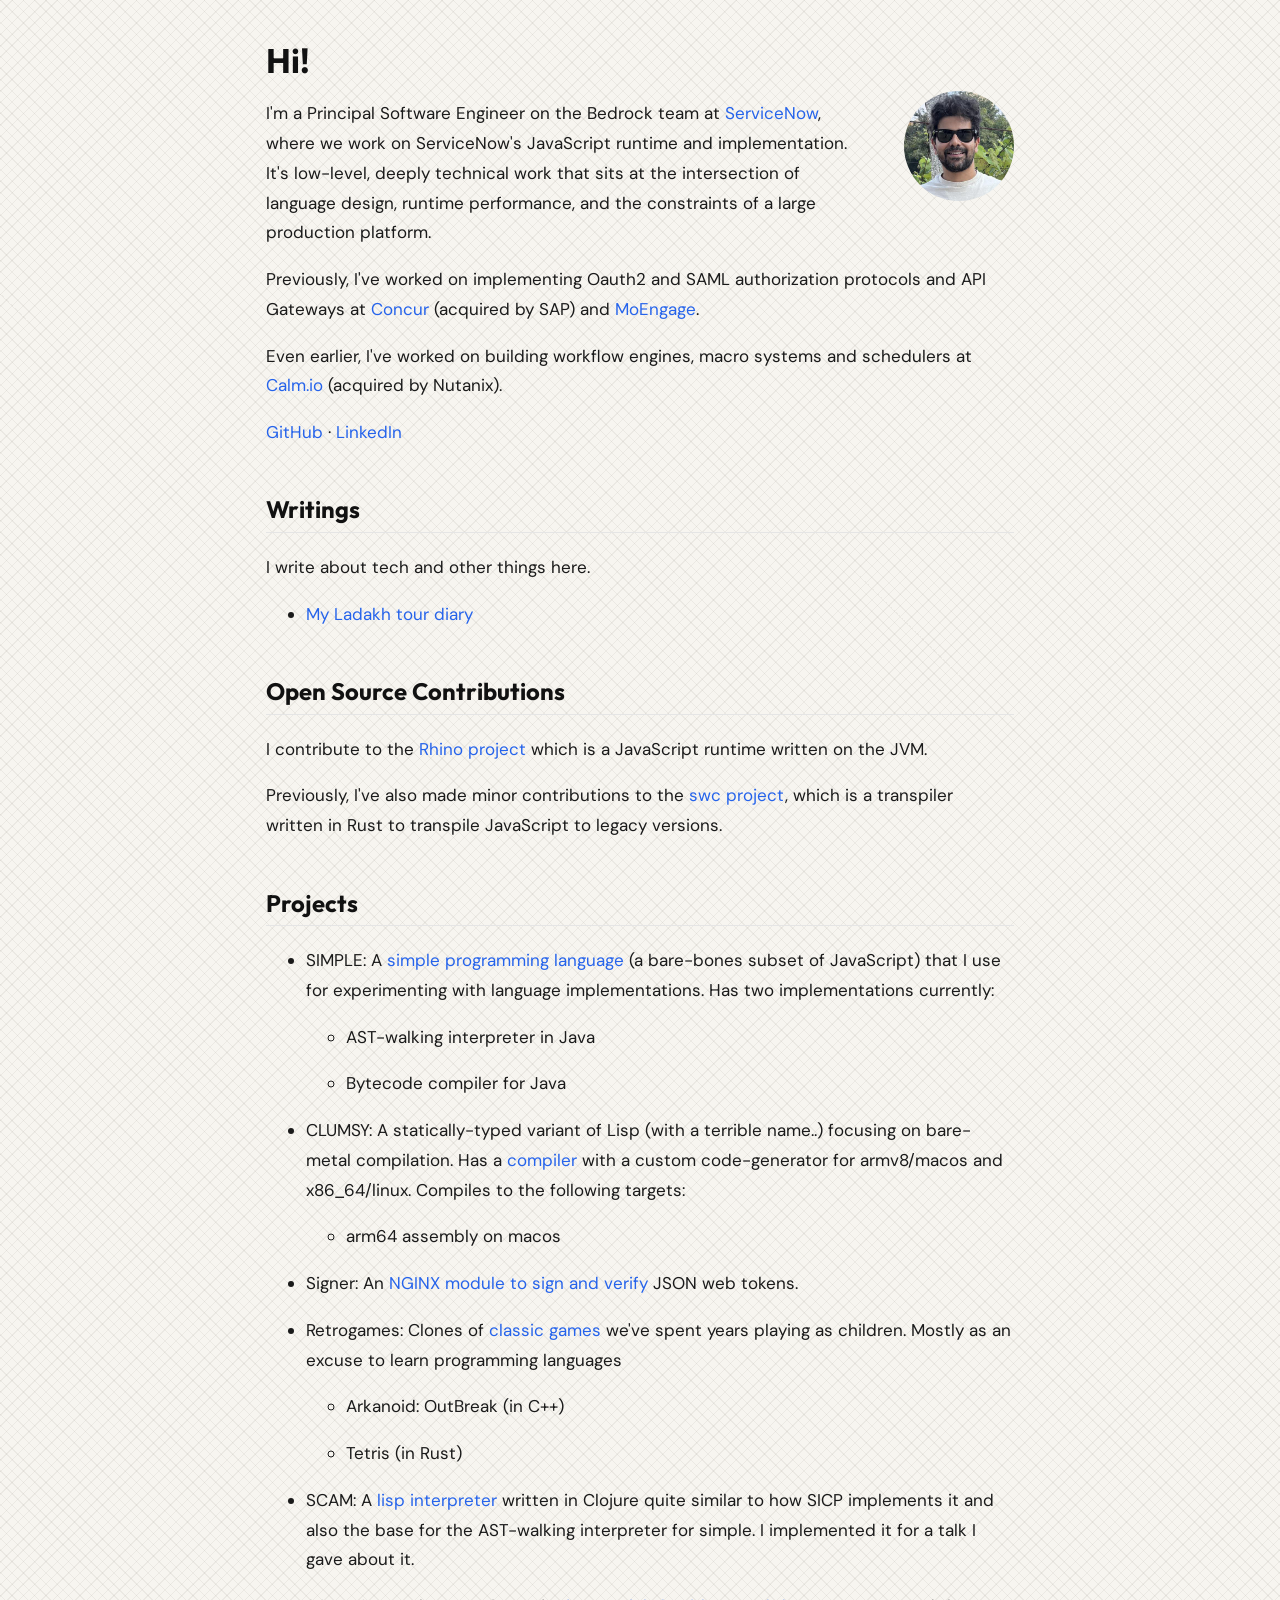
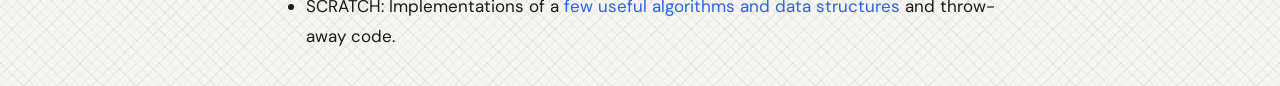
<file: index.html>
<!DOCTYPE html>
<html>
  <head>
    <title>Hi!</title>
    <meta http-equiv="Content-Type" content="text/html; charset=UTF-8">
    <meta name="viewport" content="width=device-width, initial-scale=1.0" />
    <link type="text/css" rel="stylesheet" href="assets/style.css" />
    <link type="text/css" rel="stylesheet" href="assets/pilcrow.css" />
    <link type="text/css" rel="stylesheet" href="assets/hljs-github.min.css"/>
  </head>
<body><h1 id="hi"><a class="header-link" href="#hi"></a>Hi!</h1>
<img src="/assets/images/photo.jpg" class="avatar" alt="Satish">

<p>I&#39;m a Principal Software Engineer on the Bedrock team at <a href="https://www.servicenow.com">ServiceNow</a>, where we work on ServiceNow&#39;s JavaScript runtime and implementation. It&#39;s low-level, deeply technical work that sits at the intersection of language design, runtime performance, and the constraints of a large production platform.</p>
<p>Previously, I&#39;ve worked on implementing Oauth2 and SAML authorization protocols and API Gateways at <a href="https://www.concur.com">Concur</a> (acquired by SAP) and <a href="https://www.moengage.com">MoEngage</a>.</p>
<p>Even earlier, I&#39;ve worked on building workflow engines, macro systems and schedulers at <a href="https://www.nutanix.com/products/cloud-manager/self-service">Calm.io</a> (acquired by Nutanix).</p>
<p><a href="https://github.com/0xe">GitHub</a> · <a href="https://www.linkedin.com/in/satishsvasan">LinkedIn</a></p>
<h2 id="writings"><a class="header-link" href="#writings"></a>Writings</h2>
<p>I write about tech and other things here.</p>
<ul class="list">
<li><a href="ladakh.html">My Ladakh tour diary</a></li>
</ul>
<h2 id="open-source-contributions"><a class="header-link" href="#open-source-contributions"></a>Open Source Contributions</h2>
<p>I contribute to the <a href="https://github.com/mozilla/rhino/commits/master/?author=0xe">Rhino project</a> which is a JavaScript runtime written on the JVM.</p>
<p>Previously, I&#39;ve also made minor contributions to the <a href="https://github.com/swc-project/swc/commits/main/?author=0xe">swc project</a>, which is a transpiler written in Rust to transpile JavaScript to legacy versions.</p>
<h2 id="projects"><a class="header-link" href="#projects"></a>Projects</h2>
<ul class="list">
<li><p>SIMPLE: A <a href="https://github.com/0xe/simple">simple programming language</a> (a bare-bones subset of JavaScript) that I use for experimenting with language implementations. Has two implementations currently:</p>
<ul class="list">
<li>AST-walking interpreter in Java</li>
<li>Bytecode compiler for Java</li>
</ul>
</li>
<li><p>CLUMSY: A statically-typed variant of Lisp (with a terrible name..) focusing on bare-metal compilation. Has a <a href="https://github.com/0xe/clumsy">compiler</a> with a custom code-generator for armv8/macos and x86_64/linux. Compiles to the following targets:</p>
<ul class="list">
<li>arm64 assembly on macos</li>
</ul>
</li>
<li><p>Signer: An <a href="https://github.com/0xe/signer">NGINX module to sign and verify</a> JSON web tokens.</p>
</li>
<li><p>Retrogames: Clones of <a href="https://github.com/0xe/retrogames">classic games</a> we&#39;ve spent years playing as children. Mostly as an excuse to learn programming languages</p>
<ul class="list">
<li>Arkanoid: OutBreak (in C++)</li>
<li>Tetris (in Rust)</li>
</ul>
</li>
<li><p>SCAM: A <a href="https://github.com/0xe/scam">lisp interpreter</a> written in Clojure quite similar to how SICP implements it and also the base for the AST-walking interpreter for simple. I implemented it for a talk I gave about it.</p>
</li>
<li><p>SCRATCH: Implementations of a <a href="https://github.com/0xe/scratch">few useful algorithms and data structures</a> and throw-away code.</p>
</li>
</ul>
</body>
</html>
</file>
<file: assets/style.css>
@charset "utf-8";

@import url('https://fonts.googleapis.com/css2?family=Outfit:wght@400;600;700&family=DM+Sans:ital,opsz,wght@0,9..40,400;0,9..40,500;1,9..40,400&display=swap');

html {
    /* linen */
    background-color: #f7f5f0;
    background-image:
        repeating-linear-gradient(
            45deg,
            rgba(150, 145, 135, 0.12) 0px, rgba(150, 145, 135, 0.12) 1px,
            transparent 1px, transparent 8px
        ),
        repeating-linear-gradient(
            -45deg,
            rgba(150, 145, 135, 0.12) 0px, rgba(150, 145, 135, 0.12) 1px,
            transparent 1px, transparent 8px
        );
}

body {
    font-family: 'DM Sans', sans-serif;
    font-size: 17px;
    line-height: 1.75;
    padding: 1em;
    margin: auto;
    max-width: 44em;
    background: transparent;
    color: #1a1a1a;
}

h1, h2, h3, h4, h5, h6 {
    font-family: 'Outfit', sans-serif;
    font-weight: 700;
    line-height: 1.25;
}

h1 {
    color: #111;
    font-size: 2em;
    margin-bottom: 0.25em;
}

h2 {
    border-bottom: 1px solid #e5e5e5;
    color: #111;
    font-size: 1.4em;
    padding-bottom: 0.3em;
    margin-top: 2em;
}

h3 { font-size: 1.15em; }
h4 { font-size: 1em; }
h5 { font-size: 0.9em; }

h6 {
    color: #666;
    font-size: 0.9em;
}

hr {
    height: 1px;
    border: 0;
    background-color: #e5e5e5;
    margin: 2em 0;
}

p, blockquote, ul, ol, dl, li, table, pre {
    margin: 1em 0;
}

a, a:visited {
    color: #2563eb;
    text-decoration: none;
}

a:hover {
    text-decoration: underline;
}

img {
    max-width: 100%;
    border-radius: 4px;
}

img.avatar {
    width: 110px;
    height: 110px;
    border-radius: 50%;
    object-fit: cover;
    float: right;
    margin: 0 0 1em 2em;
}

blockquote {
    border-left: 3px solid #2563eb;
    margin-left: 0;
    padding-left: 1.25em;
    color: #444;
    font-style: italic;
}

code, pre {
    font-family: 'Menlo', 'Fira Mono', monospace;
    font-size: 0.88em;
    border-radius: 4px;
    background-color: #f5f5f5;
    color: inherit;
}

code {
    border: 1px solid #e8e8e8;
    padding: 0.1em 0.4em;
}

pre {
    border: 1px solid #e8e8e8;
    line-height: 1.5;
    overflow: auto;
    padding: 0.8em 1em;
}

pre > code {
    border: 0;
    padding: 0;
    background: none;
}
</file>
<file: assets/pilcrow.css>
h1,
h2,
h3,
h4,
h5,
h6 {
  position: relative;
}

h1:hover .header-link:before,
h2:hover .header-link:before,
h3:hover .header-link:before,
h4:hover .header-link:before,
h5:hover .header-link:before,
h6:hover .header-link:before {
    content: "\00B6";/* pilcrow */
    color: #888;
    font-size: smaller;
}

.header-link {
  -webkit-user-select: none;
  -moz-user-select: none;
  -ms-user-select: none;
  user-select: none;

  position: absolute;
  top: 0;
  left: -0.7em;
  display: block;
  padding-right: 1em;
}

h1:hover .header-link,
h2:hover .header-link,
h3:hover .header-link,
h4:hover .header-link,
h5:hover .header-link,
h6:hover .header-link {
  display: inline-block;
  text-decoration: none;
}
</file>
<file: assets/hljs-github.min.css>
/*

github.com style (c) Vasily Polovnyov <vast@whiteants.net>

*/

.hljs {
  display: block;
  overflow-x: auto;
  padding: 0.5em;
  color: #333;
  background: #f8f8f8;
  -webkit-text-size-adjust: none;
}

.hljs-comment,
.diff .hljs-header,
.hljs-javadoc {
  color: #998;
  font-style: italic;
}

.hljs-keyword,
.css .rule .hljs-keyword,
.hljs-winutils,
.nginx .hljs-title,
.hljs-subst,
.hljs-request,
.hljs-status {
  color: #333;
  font-weight: bold;
}

.hljs-number,
.hljs-hexcolor,
.ruby .hljs-constant {
  color: #008080;
}

.hljs-string,
.hljs-tag .hljs-value,
.hljs-phpdoc,
.hljs-dartdoc,
.tex .hljs-formula {
  color: #d14;
}

.hljs-title,
.hljs-id,
.scss .hljs-preprocessor {
  color: #900;
  font-weight: bold;
}

.hljs-list .hljs-keyword,
.hljs-subst {
  font-weight: normal;
}

.hljs-class .hljs-title,
.hljs-type,
.vhdl .hljs-literal,
.tex .hljs-command {
  color: #458;
  font-weight: bold;
}

.hljs-tag,
.hljs-tag .hljs-title,
.hljs-rules .hljs-property,
.django .hljs-tag .hljs-keyword {
  color: #000080;
  font-weight: normal;
}

.hljs-attribute,
.hljs-variable,
.lisp .hljs-body {
  color: #008080;
}

.hljs-regexp {
  color: #009926;
}

.hljs-symbol,
.ruby .hljs-symbol .hljs-string,
.lisp .hljs-keyword,
.clojure .hljs-keyword,
.scheme .hljs-keyword,
.tex .hljs-special,
.hljs-prompt {
  color: #990073;
}

.hljs-built_in {
  color: #0086b3;
}

.hljs-preprocessor,
.hljs-pragma,
.hljs-pi,
.hljs-doctype,
.hljs-shebang,
.hljs-cdata {
  color: #999;
  font-weight: bold;
}

.hljs-deletion {
  background: #fdd;
}

.hljs-addition {
  background: #dfd;
}

.diff .hljs-change {
  background: #0086b3;
}

.hljs-chunk {
  color: #aaa;
}
</file>
